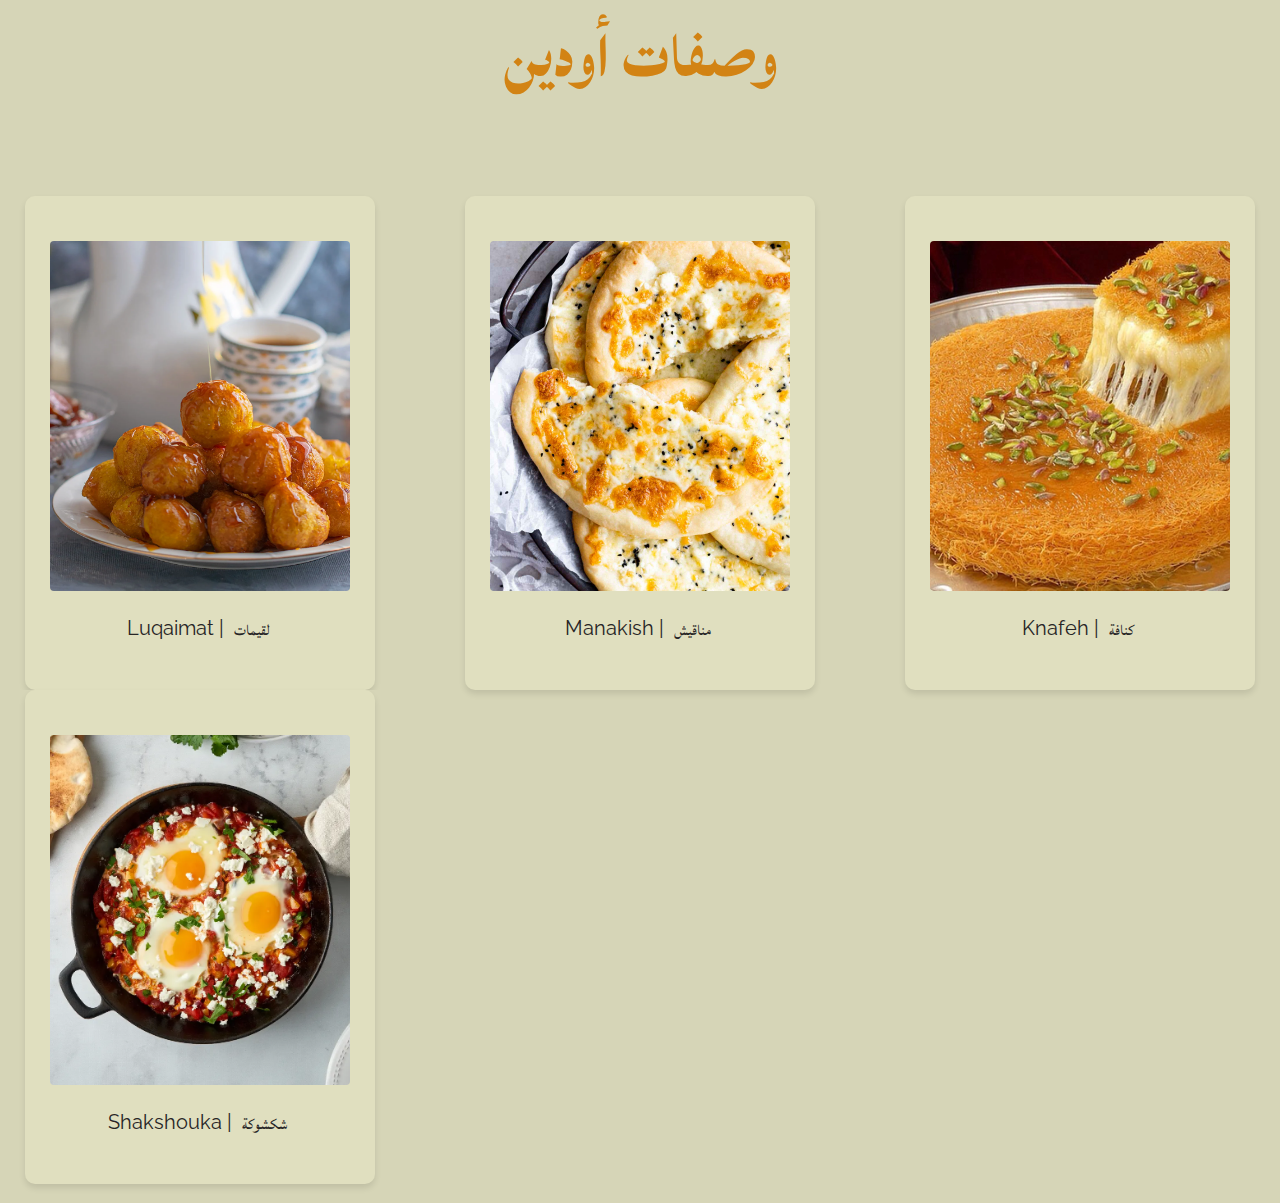
<file: index.html>
<!DOCTYPE html>
<html lang="en">
<head>
    <meta charset="UTF-8">
    <meta name="viewport" content="width=device-width, initial-scale=1.0">
    <title>Odin-Recipes</title>

    <link rel="stylesheet" href="styles.css">

</head>
<body>
    <h1 class="arabic" id="title">وصفات أودين</h1>
    <div class="links">
        <a href="./recipes/luqaimat.html" class="card-link">
            <div class="card luqaimat">
                <img src="./images/Luqaimat.png" alt="luqaimat-image">
                <p>Luqaimat | <span class="arabic text">لقيمات</span></p>
            </div>
        </a>
        <a href="./recipes/manakish.html" class="card-link">
            <div class="card manakish">
                <img src="./images/Manakish.jpg" alt="manakish-image">
                <p>Manakish | <span class="arabic text">مناقيش</span></p>
            </div>
        </a>
        <a href="./recipes/knafeh.html" class="card-link">
            <div class="card knafeh">
                <img src="./images/Kunafa.jpg" alt="knafeh-image">
                <p>Knafeh | <span class="arabic text">كنافة</span></p>
            </div>
        </a>
        <a href="./recipes/shakshouka.html" class="card-link">
            <div  class="card shakshouka">
                <img src="./images/Shakshouka.png" alt="shakshouka-image">
                <p>Shakshouka | <span class="arabic text">شكشوكة</span></p>
            </div>
        
    </div>
</body>
</html>
</file>
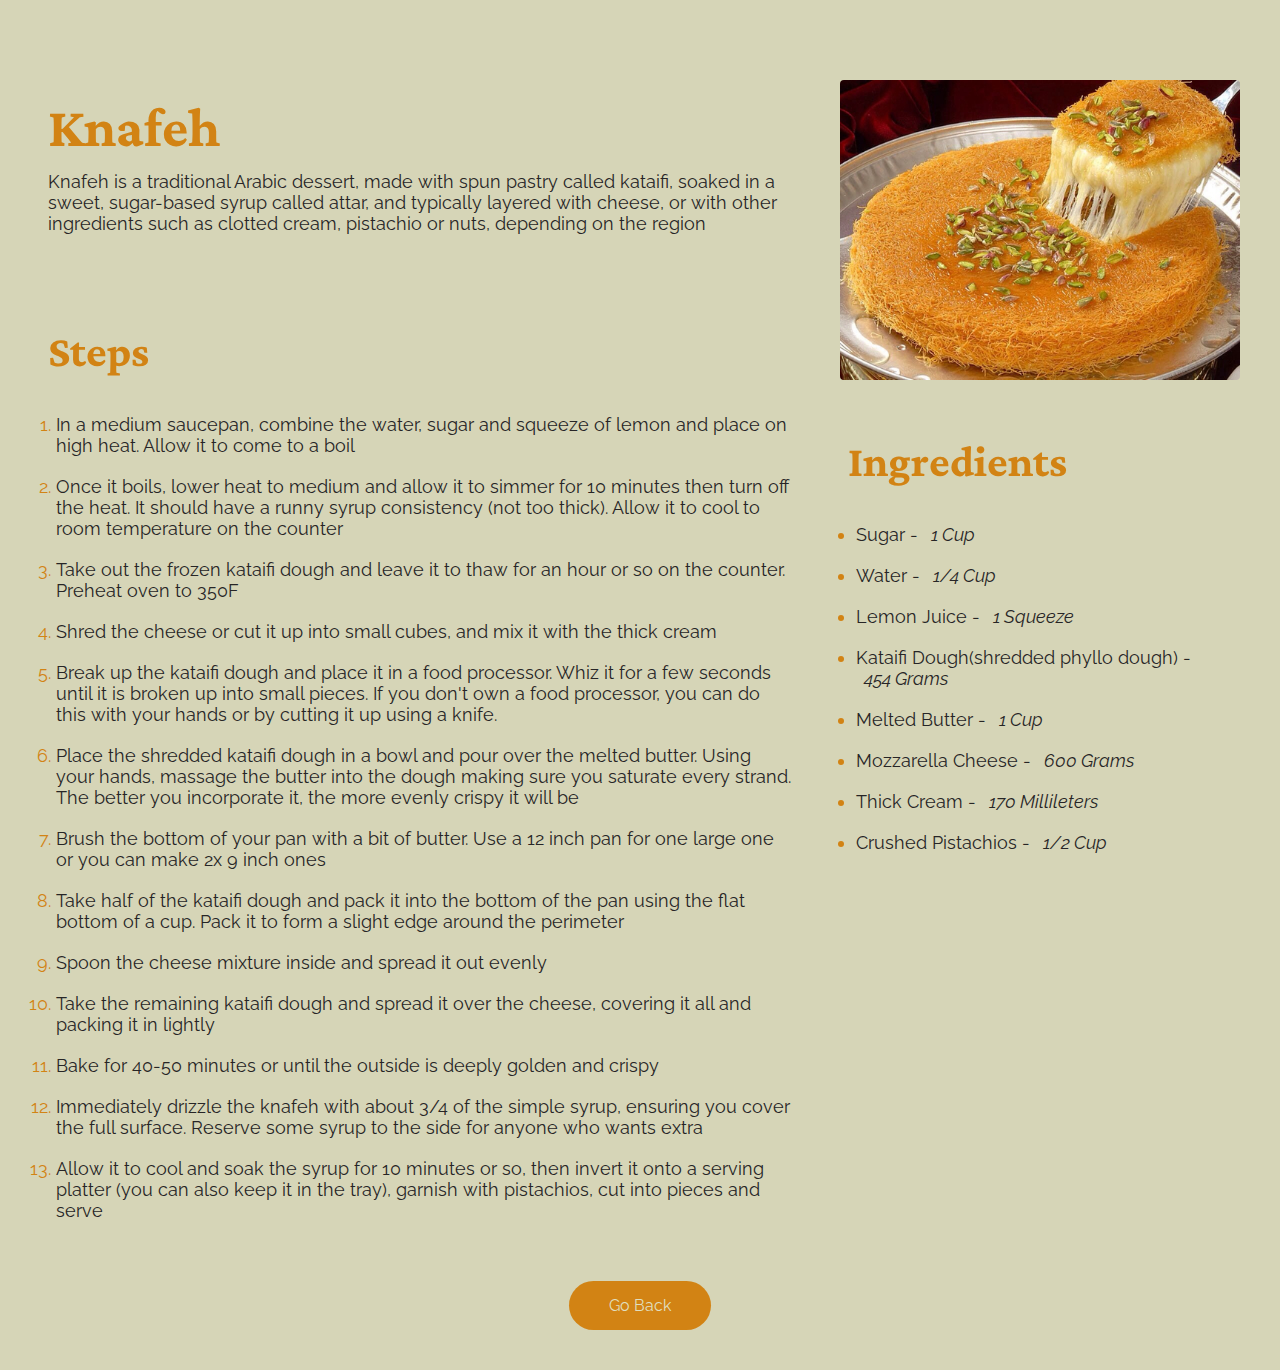
<file: recipes/knafeh.html>
<!DOCTYPE html>
<html lang="en">
<head>
    <meta charset="UTF-8">
    <meta name="viewport" content="width=device-width, initial-scale=1.0">
    <title>Knafeh - Odin Recipes</title>
    <link rel="stylesheet" href="knafeh.css">
</head>
<body>
    <div class="content">
        <div class="left">
            <div class="header">
                <h1>Knafeh</h1>
                <p>Knafeh is a traditional Arabic dessert, made with spun pastry called kataifi, soaked in a sweet, sugar-based syrup called attar, and typically layered with cheese, or with other ingredients such as clotted cream, pistachio or nuts, depending on the region</p>
            </div>

            <div class="steps">
                <h2>Steps</h2>
                <ol>
                    <li>In a medium saucepan, combine the water, sugar and squeeze of lemon and place on high heat. Allow it to come to a boil</li>
                    <li>Once it boils, lower heat to medium and allow it to simmer for 10 minutes then turn off the heat. It should have a runny syrup consistency (not too thick). Allow it to cool to room temperature on the counter</li>
                    <li>Take out the frozen kataifi dough and leave it to thaw for an hour or so on the counter. Preheat oven to 350F</li>
                    <li>Shred the cheese or cut it up into small cubes, and mix it with the thick cream</li>
                    <li>Break up the kataifi dough and place it in a food processor. Whiz it for a few seconds until it is broken up into small pieces. If you don't own a food processor, you can do this with your hands or by cutting it up using a knife.</li>
                    <li>Place the shredded kataifi dough in a bowl and pour over the melted butter. Using your hands, massage the butter into the dough making sure you saturate every strand. The better you incorporate it, the more evenly crispy it will be</li>
                    <li>Brush the bottom of your pan with a bit of butter. Use a 12 inch pan for one large one or you can make 2x 9 inch ones</li>
                    <li>Take half of the kataifi dough and pack it into the bottom of the pan using the flat bottom of a cup. Pack it to form a slight edge around the perimeter</li>
                    <li>Spoon the cheese mixture inside and spread it out evenly</li>
                    <li>Take the remaining kataifi dough and spread it over the cheese, covering it all and packing it in lightly</li>
                    <li>Bake for 40-50 minutes or until the outside is deeply golden and crispy</li>
                    <li>Immediately drizzle the knafeh with about 3/4 of the simple syrup, ensuring you cover the full surface. Reserve some syrup to the side for anyone who wants extra</li>
                    <li>Allow it to cool and soak the syrup for 10 minutes or so, then invert it onto a serving platter (you can also keep it in the tray), garnish with pistachios, cut into pieces and serve</li>
                </ol>
            </div>
        </div>
        
        <div class="right">
            <img src="../images/Kunafa.jpg" alt="Knafeh-image">

            <div class="ingredients">
                <h2>Ingredients</h2>
                <ul>
                    <li>Sugar - <em>1 Cup</em></li>
                    <li>Water - <em>1/4 Cup</em></li>
                    <li>Lemon Juice - <em>1 Squeeze</em></li>
                    <li>Kataifi Dough(shredded phyllo dough) - <em>454 Grams</em></li>
                    <li>Melted Butter - <em>1 Cup</em></li>
                    <li>Mozzarella Cheese - <em>600 Grams</em></li>
                    <li>Thick Cream - <em>170 Millileters</em></li>
                    <li>Crushed Pistachios - <em>1/2 Cup</em></li>
                </ul>
            </div>
        </div>
    </div>    
    <a id="back" href="/index.html">Go Back</a>
</body>
</html>
</file>
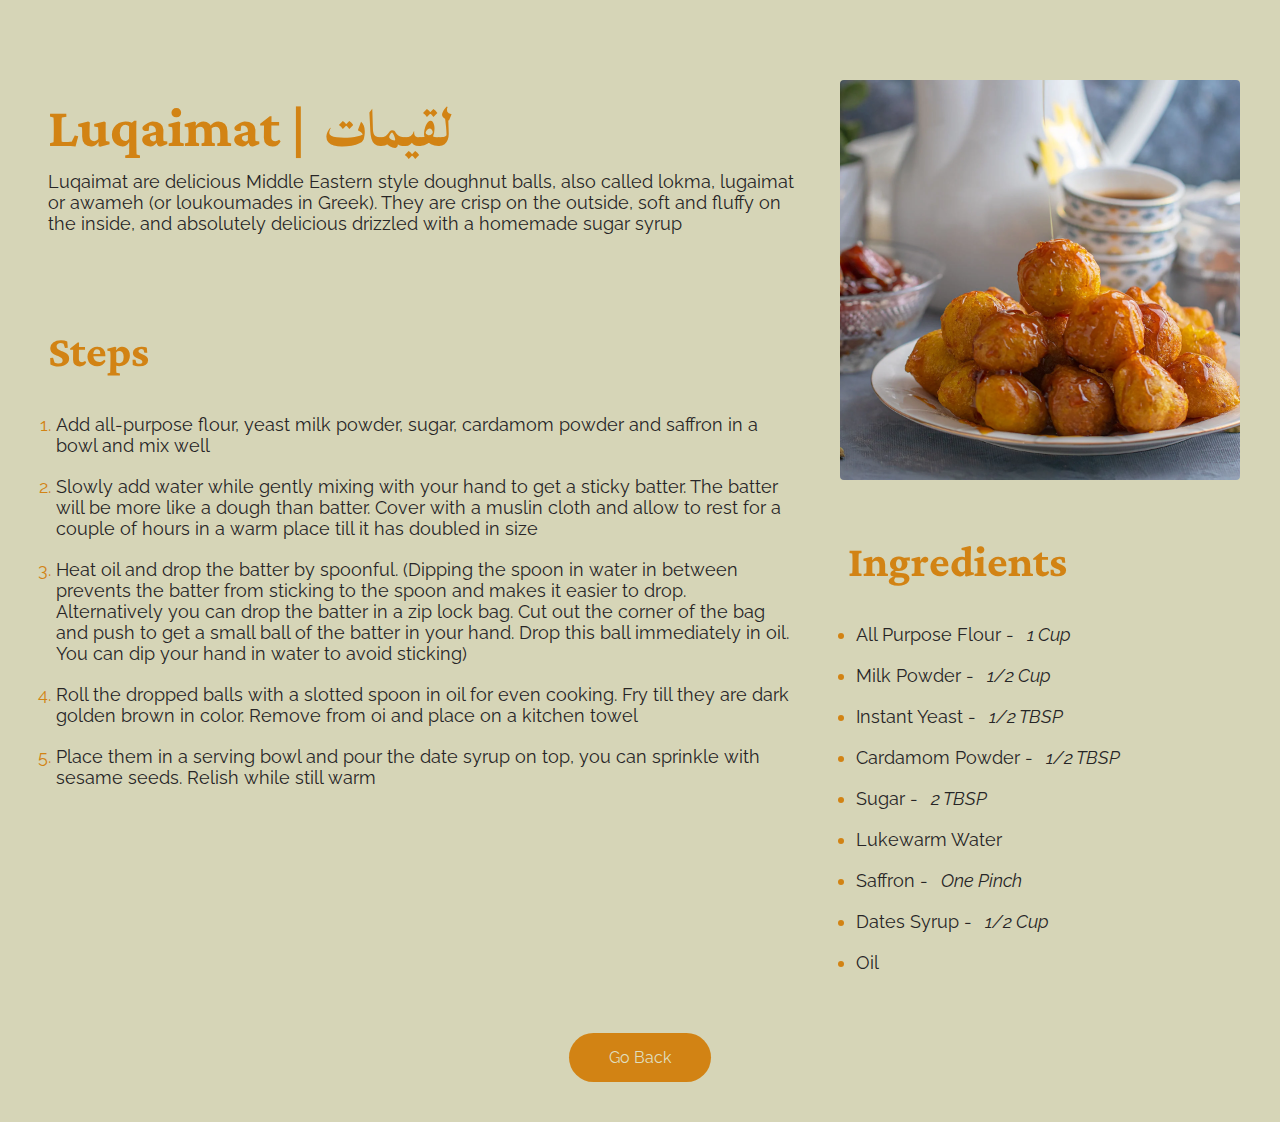
<file: recipes/luqaimat.html>
<!DOCTYPE html>
<html lang="en">
<head>
    <meta charset="UTF-8">
    <meta name="viewport" content="width=device-width, initial-scale=1.0">
    <title>Luqaimat - Odin Recipes</title>
    <link rel="stylesheet" href="luqaimat.css">
</head>
<body>
    <div class="content">
        <div class="left">
            <div class="header">
                <h1>Luqaimat | <span class="arabic heading">لقيمات</span></h1>
                <p>Luqaimat are delicious Middle Eastern style doughnut balls, also called lokma, lugaimat or awameh (or loukoumades in Greek). They are crisp on the outside, soft and fluffy on the inside, and absolutely delicious drizzled with a homemade sugar syrup</p>
            </div>  
            <div class="steps">
                <h2>Steps</h2>
                <ol>
                    <li>Add all-purpose flour, yeast milk powder, sugar, cardamom powder and saffron in a bowl and mix well</li>
                    <li>Slowly add water while gently mixing with your hand to get a sticky batter. The batter will be more like a dough than batter. Cover with a muslin cloth and allow to rest for a couple of hours in a warm place till it has doubled in size</li>
                    <li>Heat oil and drop the batter by spoonful. (Dipping the spoon in water in between prevents the batter from sticking to the spoon and makes it easier to drop. Alternatively you can drop the batter in a zip lock bag. Cut out the corner of the bag and push to get a small ball of the batter in your hand. Drop this ball immediately in oil. You can dip your hand in water to avoid sticking)</li>
                    <li>Roll the dropped balls with a slotted spoon in oil for even cooking. Fry till they are dark golden brown in color. Remove from oi and place on a kitchen towel</li>
                    <li>Place them in a serving bowl and pour the date syrup on top, you can sprinkle with sesame seeds. Relish while still warm</li>
                </ol>
            </div>
        </div>

        <div class="right">
            <img src="../images/Luqaimat.png" alt="Luqaimat-image" height="500" width="500">
            
            <div class="ingredients">
                <h2>Ingredients</h2>
                <ul>
                    <li>All Purpose Flour - <em>1 Cup</em></li>
                    <li>Milk Powder - <em>1/2 Cup</em></li>
                    <li>Instant Yeast - <em>1/2 TBSP</em></li>
                    <li>Cardamom Powder - <em>1/2 TBSP</em></li>
                    <li>Sugar - <em>2 TBSP</em></li>
                    <li>Lukewarm Water</li>
                    <li>Saffron - <em>One Pinch</em></li>
                    <li>Dates Syrup - <em>1/2 Cup</em></li>
                    <li>Oil</li>
                </ul>
            </div>
        </div>    
    </div>
    <a id="back" href="../index.html">Go Back</a>
</body>
</html>
</file>
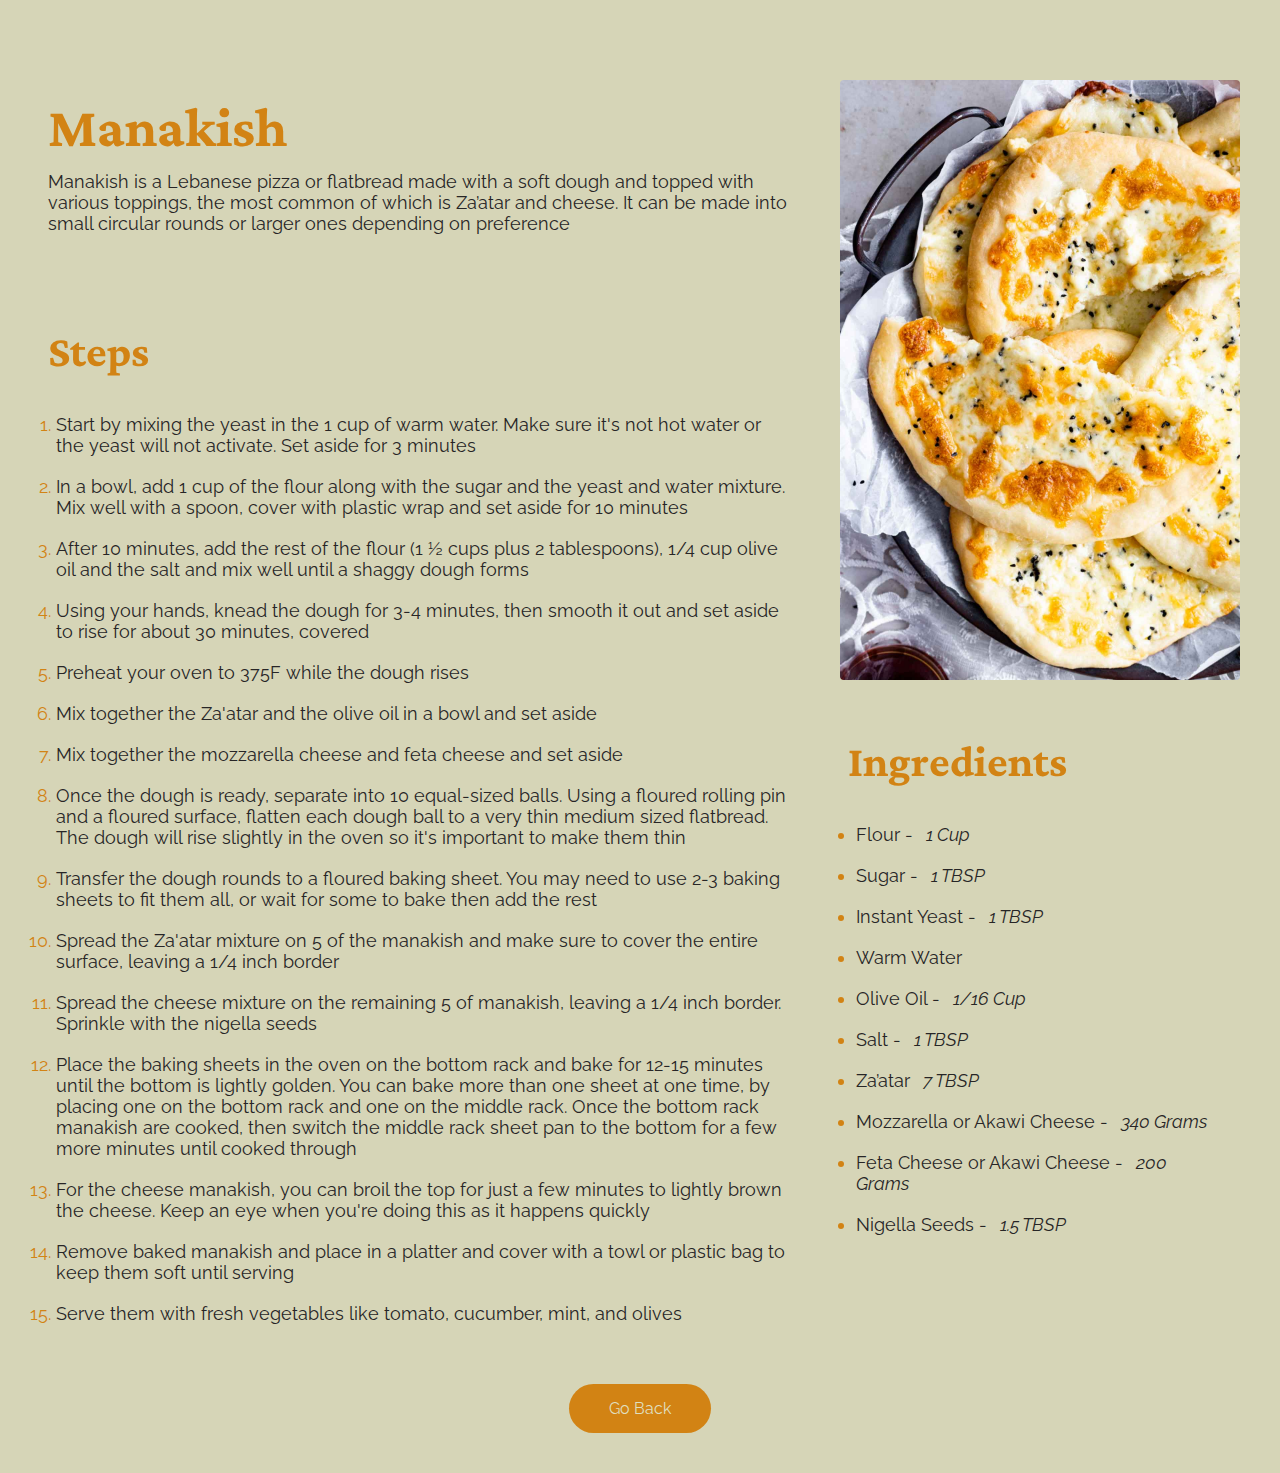
<file: recipes/manakish.html>
<!DOCTYPE html>
<html lang="en">
<head>
    <meta charset="UTF-8">
    <meta name="viewport" content="width=device-width, initial-scale=1.0">
    <title>Manakish - Odin Recipes</title>
    <link rel="stylesheet" href="manakish.css">
</head>
<body>
    <div class="content">
        <div class="left">
            <div class="header">
                <h1>Manakish</h1>
                <p>Manakish is a Lebanese pizza or flatbread made with a soft dough and topped with various toppings, the most common of which is Za’atar and cheese. It can be made into small circular rounds or larger ones depending on preference</p>
            </div>
      
            <div class="steps">
                <h2>Steps</h2>
                <ol>
                    <li>Start by mixing the yeast in the 1 cup of warm water. Make sure it's not hot water or the yeast will not activate. Set aside for 3 minutes</li>
                    <li>In a bowl, add 1 cup of the flour along with the sugar and the yeast and water mixture. Mix well with a spoon, cover with plastic wrap and set aside for 10 minutes</li>
                    <li>After 10 minutes, add the rest of the flour (1 ½ cups plus 2 tablespoons), 1/4 cup olive oil and the salt and mix well until a shaggy dough forms</li>
                    <li>Using your hands, knead the dough for 3-4 minutes, then smooth it out and set aside to rise for about 30 minutes, covered</li>
                    <li>Preheat your oven to 375F while the dough rises</li>
                    <li>Mix together the Za'atar and the olive oil in a bowl and set aside</li>
                    <li>Mix together the mozzarella cheese and feta cheese and set aside</li>
                    <li>Once the dough is ready, separate into 10 equal-sized balls. Using a floured rolling pin and a floured surface, flatten each dough ball to a very thin medium sized flatbread. The dough will rise slightly in the oven so it's important to make them thin</li>
                    <li>Transfer the dough rounds to a floured baking sheet. You may need to use 2-3 baking sheets to fit them all, or wait for some to bake then add the rest</li>
                    <li>Spread the Za'atar mixture on 5 of the manakish and make sure to cover the entire surface, leaving a 1/4 inch border</li>
                    <li>Spread the cheese mixture on the remaining 5 of manakish, leaving a 1/4 inch border. Sprinkle with the nigella seeds</li>
                    <li>Place the baking sheets in the oven on the bottom rack and bake for 12-15 minutes until the bottom is lightly golden. You can bake more than one sheet at one time, by placing one on the bottom rack and one on the middle rack. Once the bottom rack manakish are cooked, then switch the middle rack sheet pan to the bottom for a few more minutes until cooked through</li>
                    <li>For the cheese manakish, you can broil the top for just a few minutes to lightly brown the cheese. Keep an eye when you're doing this as it happens quickly</li>
                    <li>Remove baked manakish and place in a platter and cover with a towl or plastic bag to keep them soft until serving</li>
                    <li>Serve them with fresh vegetables like tomato, cucumber, mint, and olives</li>
                </ol>
            </div>
        </div>

        <div class="right">
            <img src="../images/Manakish.jpg" alt="Manakish-image">

            <div class="ingredients">
                <h2>Ingredients</h2>
                <ul>
                    <li>Flour - <em>1 Cup</em></li>
                    <li>Sugar - <em>1 TBSP </em></li>
                    <li>Instant Yeast - <em>1 TBSP</em></li>
                    <li>Warm Water</li>
                    <li>Olive Oil - <em>1/16 Cup</em></li>
                    <li>Salt - <em>1 TBSP</em></li>
                    <li>Za’atar <em>7 TBSP</em></li>
                    <li>Mozzarella or Akawi Cheese - <em>340 Grams</em></li>
                    <li>Feta Cheese or Akawi Cheese - <em>200 Grams</em></li>
                    <li>Nigella Seeds - <em>1.5 TBSP</em></li>
                </ul>
            </div>
        </div>
    </div>
    
    <a id="back" href="../index.html">Go Back</a>
</body>
</html>
</file>
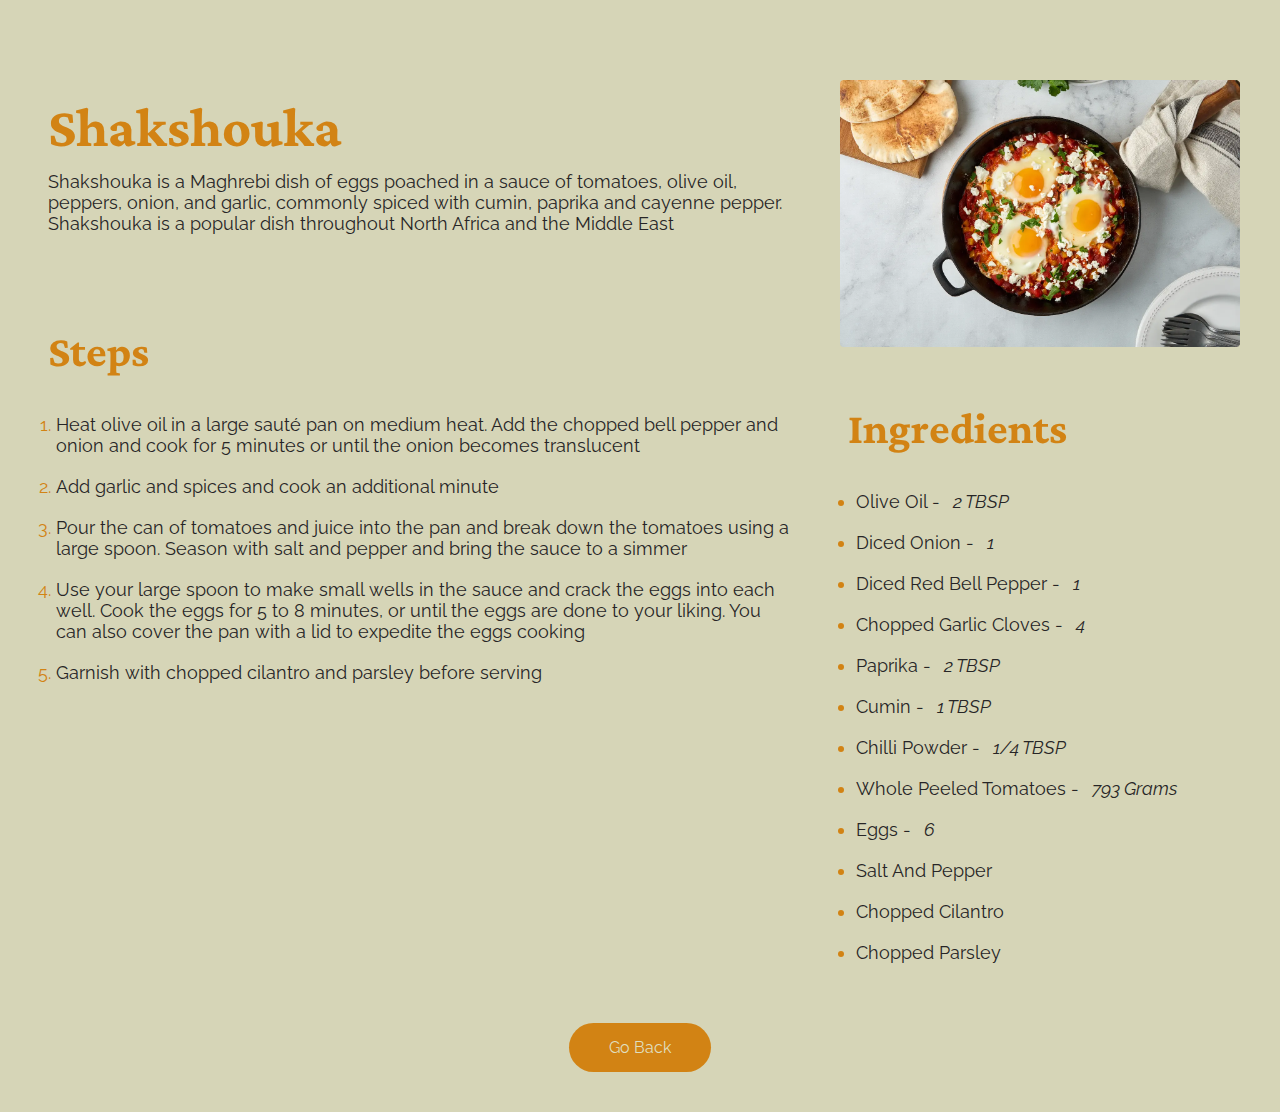
<file: recipes/shakshouka.html>
<!DOCTYPE html>
<html lang="en">
<head>
    <meta charset="UTF-8">
    <meta name="viewport" content="width=device-width, initial-scale=1.0">
    <title>Shakshouka - Odin Recipes</title>
    <link rel="stylesheet" href="shakshouka.css">
</head>
<body>
    <div class="content">
        <div class="left">
            <div class="header">
                <h1>Shakshouka</h1>
                <p>Shakshouka is a Maghrebi dish of eggs poached in a sauce of tomatoes, olive oil, peppers, onion, and garlic, commonly spiced with cumin, paprika and cayenne pepper. Shakshouka is a popular dish throughout North Africa and the Middle East</p>
            </div>

            <div class="steps">
                <h2>Steps</h2>
                <ol>
                    <li>Heat olive oil in a large sauté pan on medium heat. Add the chopped bell pepper and onion and cook for 5 minutes or until the onion becomes translucent</li>
                    <li>Add garlic and spices and cook an additional minute</li>
                    <li>Pour the can of tomatoes and juice into the pan and break down the tomatoes using a large spoon. Season with salt and pepper and bring the sauce to a simmer</li>
                    <li>Use your large spoon to make small wells in the sauce and crack the eggs into each well. Cook the eggs for 5 to 8 minutes, or until the eggs are done to your liking. You can also cover the pan with a lid to expedite the eggs cooking</li>
                    <li>Garnish with chopped cilantro and parsley before serving</li>
                </ol>
            </div>
        </div>

        <div class="right">
            <img src="../images/Shakshouka.png" alt="Shakshouka-image" height="300" width="auto">

            <div class="ingredients">
                <h2>Ingredients</h2>
                <ul>
                    <li>Olive Oil - <em>2 TBSP</em></li>
                    <li>Diced Onion - <em>1</em></li>
                    <li>Diced Red Bell Pepper - <em>1</em></li>
                    <li>Chopped Garlic Cloves - <em>4</em></li>
                    <li>Paprika - <em>2 TBSP</em></li>
                    <li>Cumin - <em>1 TBSP</em></li>
                    <li>Chilli Powder - <em>1/4 TBSP</em></li>
                    <li>Whole Peeled Tomatoes - <em>793 Grams</em></li>
                    <li>Eggs - <em>6</em></li>
                    <li>Salt And Pepper</li>
                    <li>Chopped Cilantro</li>
                    <li>Chopped Parsley</li>
                </ul>
            </div>
        </div>
    </div>
    <a id="back" href="../index.html">Go Back</a>
</body>
</html>
</file>
<file: styles.css>
@import url('https://fonts.googleapis.com/css2?family=Lateef:wght@200;300;400;500;600;700;800&family=Raleway:ital,wght@0,100..900;1,100..900&display=swap');

/* bg color: #d6d5b7  */
/* primary color: #d28314  */
/* secondary: #272526 */
/* tertiary: #eee7d5 */
/* arabic font: 'Lateef', sans-serif fntweight: 200-800 */
/* english font: 'Raleway', sans-serif fntweight: 100-900 */


* {
    margin: 0 5px;
    padding: 0;
    box-sizing: border-box;
    background-color: #d6d5b7;
    /* outline: 2px red solid; */
}

a {
    color: #272526;
    text-decoration: none;
    font-family: 'Raleway', sans-serif;
}


.arabic {
    font-family: 'Lateef', sans-serif;
    /* outline: 2px purple solid; */
}


#title {
    font-size: 80px;
    font-weight: 800;
    color: #d28314;
    text-align: center;
}


.links {
    display: flex;
    justify-content: space-between;
    align-items: center;
    flex-wrap: wrap;
    margin-top: 80px;
}

.card {
    display: flex;
    flex-direction: column;
    justify-content: center;
    text-align: center;
    gap: 25px;
    background-color: #e0dfbf;
    padding: 45px 20px;
    border-radius: 10px;
    box-shadow: 0 4px 6px rgba(0, 0, 0, 0.1);
    transition: 0.7s ease;
}

.card:hover {
    transform: scale(1.02);
}

.card p {
    color: #272526;
    text-decoration: none;
    font-family: 'Raleway', sans-serif;
    font-size: 20px;
    background-color: #e0dfbf;
}

.card .text {
    background-color: #e0dfbf;
}

.card img {
    width: 300px;
    height: 350px;
    object-fit: cover; 
    border-radius: 4px;
}
</file>
<file: recipes/knafeh.css>
@import url('https://fonts.googleapis.com/css2?family=Lateef:wght@200;300;400;500;600;700;800&family=Raleway:ital,wght@0,100..900;1,100..900&display=swap');

* {
    margin: 20px 8px;
    padding: 0;
    box-sizing: border-box;
    background-color: #d6d5b7;
    color: #272526;
    font-family: 'Raleway', sans-serif;
    /* outline: 2px red solid; */
}

.arabic {
    font-family: 'Lateef', sans-serif;
    color: #d28314;
    /* outline: 2px purple solid; */
}

a {
    text-decoration: none;
}

li::marker {
    color: #d28314;
}


.content {
    display: flex;
}

.left .header{
    margin-bottom: 80px;
}

.left .header h1 {
    font-family: 'Lateef', sans-serif;
    color: #d28314;
    font-size: 70px;
    margin-bottom: -30px;
}

.left .header p {
    font-size: 18px;
}

.left .steps h2 {
    font-family: 'Lateef', sans-serif;
    color: #d28314;
    font-size: 55px;
}

.left .steps li {
    font-size: 18px;
}

.right img {
    width: 400px;
    height: auto;
    object-fit: cover; 
    border-radius: 4px;
}

.right .ingredients h2 {
    font-family: 'Lateef', sans-serif;
    color: #d28314;
    font-size: 55px;
}

.right .ingredients li {
    font-size: 18px;
}

#back {
    display: block;
    width: fit-content;
    text-align: center;
    margin: 20px auto;
    padding: 15px 40px;
    border-radius: 25px;
    color: #e0dfbf;
    background-color: #d28314;
    transition: 0.7s ease;
}

#back:hover {
    border-radius: 30px;
    color: #d28314;
    background-color: #e0dfbf;

}
</file>
<file: recipes/luqaimat.css>
@import url('https://fonts.googleapis.com/css2?family=Lateef:wght@200;300;400;500;600;700;800&family=Raleway:ital,wght@0,100..900;1,100..900&display=swap');

* {
    margin: 20px 8px;
    padding: 0;
    box-sizing: border-box;
    background-color: #d6d5b7;
    color: #272526;
    font-family: 'Raleway', sans-serif;
    /* outline: 2px red solid; */
}

.arabic {
    font-family: 'Lateef', sans-serif;
    color: #d28314;
    /* outline: 2px purple solid; */
}

a {
    text-decoration: none;
}

li::marker {
    color: #d28314;
}


.content {
    display: flex;
}

.left .header{
    margin-bottom: 80px;
}

.left .header h1 {
    font-family: 'Lateef', sans-serif;
    color: #d28314;
    font-size: 70px;
    margin-bottom: -30px;
}

.left .header p {
    font-size: 18px;
}

.left .steps h2 {
    font-family: 'Lateef', sans-serif;
    color: #d28314;
    font-size: 55px;
}

.left .steps li {
    font-size: 18px;
}

.right img {
    width: 400px;
    height: auto;
    object-fit: cover; 
    border-radius: 4px;
}

.right .ingredients h2 {
    font-family: 'Lateef', sans-serif;
    color: #d28314;
    font-size: 55px;
}

.right .ingredients li {
    font-size: 18px;
}

#back {
    display: block;
    width: fit-content;
    text-align: center;
    margin: 20px auto;
    padding: 15px 40px;
    border-radius: 25px;
    color: #e0dfbf;
    background-color: #d28314;
    transition: 0.7s ease;
}

#back:hover {
    border-radius: 30px;
    color: #d28314;
    background-color: #e0dfbf;

}
</file>
<file: recipes/manakish.css>
@import url('https://fonts.googleapis.com/css2?family=Lateef:wght@200;300;400;500;600;700;800&family=Raleway:ital,wght@0,100..900;1,100..900&display=swap');

* {
    margin: 20px 8px;
    padding: 0;
    box-sizing: border-box;
    background-color: #d6d5b7;
    color: #272526;
    font-family: 'Raleway', sans-serif;
    /* outline: 2px red solid; */
}

.arabic {
    font-family: 'Lateef', sans-serif;
    color: #d28314;
    /* outline: 2px purple solid; */
}

a {
    text-decoration: none;
}

li::marker {
    color: #d28314;
}


.content {
    display: flex;
}

.left .header{
    margin-bottom: 80px;
}

.left .header h1 {
    font-family: 'Lateef', sans-serif;
    color: #d28314;
    font-size: 70px;
    margin-bottom: -30px;
}

.left .header p {
    font-size: 18px;
}

.left .steps h2 {
    font-family: 'Lateef', sans-serif;
    color: #d28314;
    font-size: 55px;
}

.left .steps li {
    font-size: 18px;
}

.right img {
    width: 400px;
    height: auto;
    object-fit: cover; 
    border-radius: 4px;
}

.right .ingredients h2 {
    font-family: 'Lateef', sans-serif;
    color: #d28314;
    font-size: 55px;
}

.right .ingredients li {
    font-size: 18px;
}

#back {
    display: block;
    width: fit-content;
    text-align: center;
    margin: 20px auto;
    padding: 15px 40px;
    border-radius: 25px;
    color: #e0dfbf;
    background-color: #d28314;
    transition: 0.7s ease;
}

#back:hover {
    border-radius: 30px;
    color: #d28314;
    background-color: #e0dfbf;

}
</file>
<file: recipes/shakshouka.css>
@import url('https://fonts.googleapis.com/css2?family=Lateef:wght@200;300;400;500;600;700;800&family=Raleway:ital,wght@0,100..900;1,100..900&display=swap');

* {
    margin: 20px 8px;
    padding: 0;
    box-sizing: border-box;
    background-color: #d6d5b7;
    color: #272526;
    font-family: 'Raleway', sans-serif;
    /* outline: 2px red solid; */
}

.arabic {
    font-family: 'Lateef', sans-serif;
    color: #d28314;
    /* outline: 2px purple solid; */
}

a {
    text-decoration: none;
}

li::marker {
    color: #d28314;
}


.content {
    display: flex;
}

.left .header{
    margin-bottom: 80px;
}

.left .header h1 {
    font-family: 'Lateef', sans-serif;
    color: #d28314;
    font-size: 70px;
    margin-bottom: -30px;
}

.left .header p {
    font-size: 18px;
}

.left .steps h2 {
    font-family: 'Lateef', sans-serif;
    color: #d28314;
    font-size: 55px;
}

.left .steps li {
    font-size: 18px;
}

.right img {
    width: 400px;
    height: auto;
    object-fit: cover; 
    border-radius: 4px;
}

.right .ingredients h2 {
    font-family: 'Lateef', sans-serif;
    color: #d28314;
    font-size: 55px;
}

.right .ingredients li {
    font-size: 18px;
}

#back {
    display: block;
    width: fit-content;
    text-align: center;
    margin: 20px auto;
    padding: 15px 40px;
    border-radius: 25px;
    color: #e0dfbf;
    background-color: #d28314;
    transition: 0.7s ease;
}

#back:hover {
    border-radius: 30px;
    color: #d28314;
    background-color: #e0dfbf;

}
</file>
